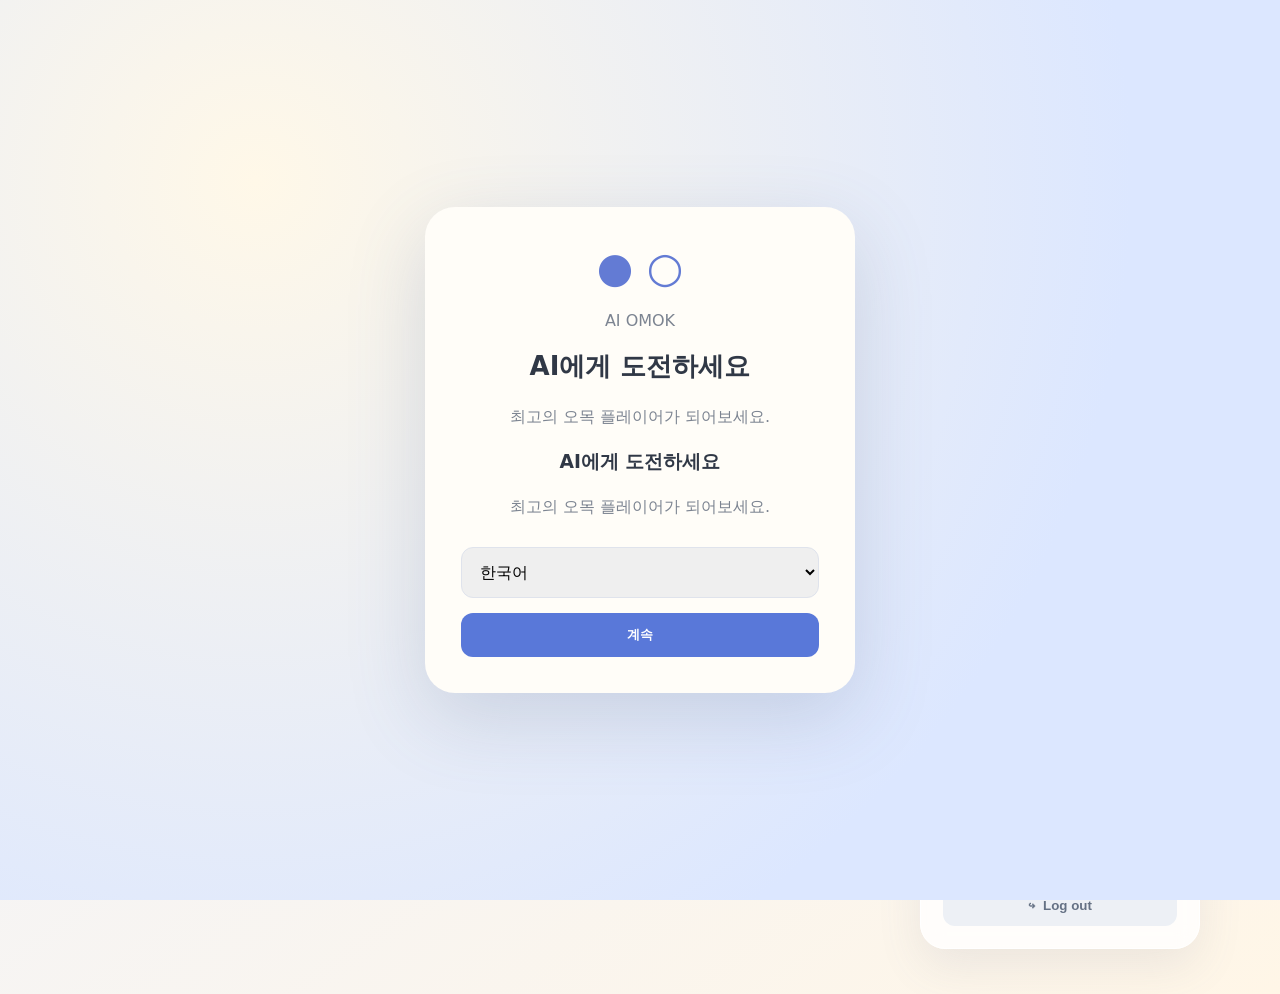
<file: index.html>
﻿<!doctype html><html lang="ko"><head><meta charset="UTF-8"><meta name="viewport" content="width=device-width,initial-scale=1"><title>AI Omok</title><link rel="stylesheet" href="style.css"></head><body>
<div id="guestScreen" class="guest-screen"><div class="guest-card"><div class="guest-mark">&#9679; &#9675;</div><p class="eyebrow">AI OMOK</p><h2>Welcome to Beat the AI at Omok</h2><p>Choose a language and start the game.</p><select id="languageSelect" class="language-select"><option value="ko">Korean</option><option value="en">English</option><option value="ja">Japanese</option><option value="zh">Chinese</option><option value="es">Espa嶺??뱇</option><option value="pt">Portugu嶺???/option><option value="fr">Fran嶺??쌻s</option><option value="de">Deutsch</option><option value="vi">Ti癲놁옓?됭キ??Vi?????/option><option value="it">Italiano</option></select><input id="guestName" maxlength="12" placeholder="Guest name" autocomplete="off"><button id="guestStart" class="primary">Start as Guest</button><small>Saved only on this device.</small></div></div>
<main class="app"><header><div></div><div class="turn" id="turn">Black's turn</div></header><button id="panelOpen" class="panel-open" aria-label="Open menu"></button><section class="layout"><div class="board-card"><div id="board" class="board"></div><div id="handActor" class="hand-actor"></div></div><aside class="panel"><button id="panelToggle" class="panel-toggle" aria-label="Collapse menu"></button><div class="mode"><button class="active" data-mode="ai">AI Match</button><button data-mode="local">2 Player</button></div><div class="stage-select"><b>AI Stage</b><div id="stageButtons" class="stage-buttons"></div><select id="difficulty" class="hidden-select"><option value="easy">easy</option><option value="normal">normal</option><option value="hard">hard</option></select></div><div class="players"><div id="black" class="player active"><i class="stone black"></i><span><b>Black</b><small>Player</small></span></div><div id="white" class="player"><i class="stone white"></i><span><b>White</b><small id="whiteLabel">AI</small></span></div></div><div id="message" class="message">Black starts.</div><button id="undo" class="primary">Undo</button><button id="reset" class="secondary">New Game</button><p class="tip">In AI Match, you play black. Tap an intersection to place a stone.</p><button id="shopOpen" class="shop-open secondary">Shop</button><section id="shopPanel" class="shop modal hidden"><div class="shop-window"><div class="shop-head"><h2>Shop</h2><span id="coins">300</span></div><p class="shop-note">Customize your Omok board with coins.</p><div id="themes" class="themes"><button class="theme-card active" data-theme="wood" data-price="0"><span class="theme-preview wood-preview"></span><b>Warm Wood</b><small>Owned</small></button><button class="theme-card" data-theme="ocean" data-price="120"><span class="theme-preview ocean-preview"></span><b>Blue Ocean</b><small>120</small></button><button class="theme-card" data-theme="night" data-price="180"><span class="theme-preview night-preview"></span><b>Starry Night</b><small>180</small></button><button class="theme-card" data-theme="blossom" data-price="240"><span class="theme-preview blossom-preview"></span><b>Blossom Village</b><small>240</small></button></div></div></section></aside><button id="panelCloseStatic" type="button" aria-label="Close menu"></button></section></main>
<div id="resultModal" class="modal hidden"><div class="modal-card"><div id="resultIcon" class="result-icon" aria-hidden="true"></div><h2 id="resultTitle">Victory!</h2><p id="resultText">Congratulations.</p><div id="rewardText" class="reward-text"></div><div id="modalReset" class="result-image-button primary" role="button" tabindex="0"></div><div id="modalExit" class="result-image-button secondary" role="button" tabindex="0"></div></div></div><div id="noticeModal" class="modal hidden"><div class="modal-card notice-card"><div class="result-icon">?嶺?/div><h2 id="noticeTitle">Not enough coins</h2><p id="noticeText">You need more coins to buy this theme.</p><button id="noticeClose" class="primary">OK</button></div></div>
<script src="onboarding.js"></script>
<script src="language-select-fix.js"></script>
<script src="account-state.js"></script>
<script src="game.js"></script>
<script src="final-i18n.js"></script>
<script src="translations.js"></script>
<script src="stage-ui.js"></script>
<script src="shop-i18n.js"></script>
<script src="ui-fixes.js"></script>
<script src="shop-price-fix.js"></script>
<script src="google-login.js"></script>
<script src="guest-auth.js"></script>
<script src="nickname.js"></script>
<script src="language-fix.js"></script>
<script src="ranking.js"></script>
<script src="privacy.js"></script>
<script src="account-delete.js"></script>
<script src="logout.js"></script>
<script src="board-recovery.js"></script>
<script src="panel-close.js"></script>
</body></html>
</file>
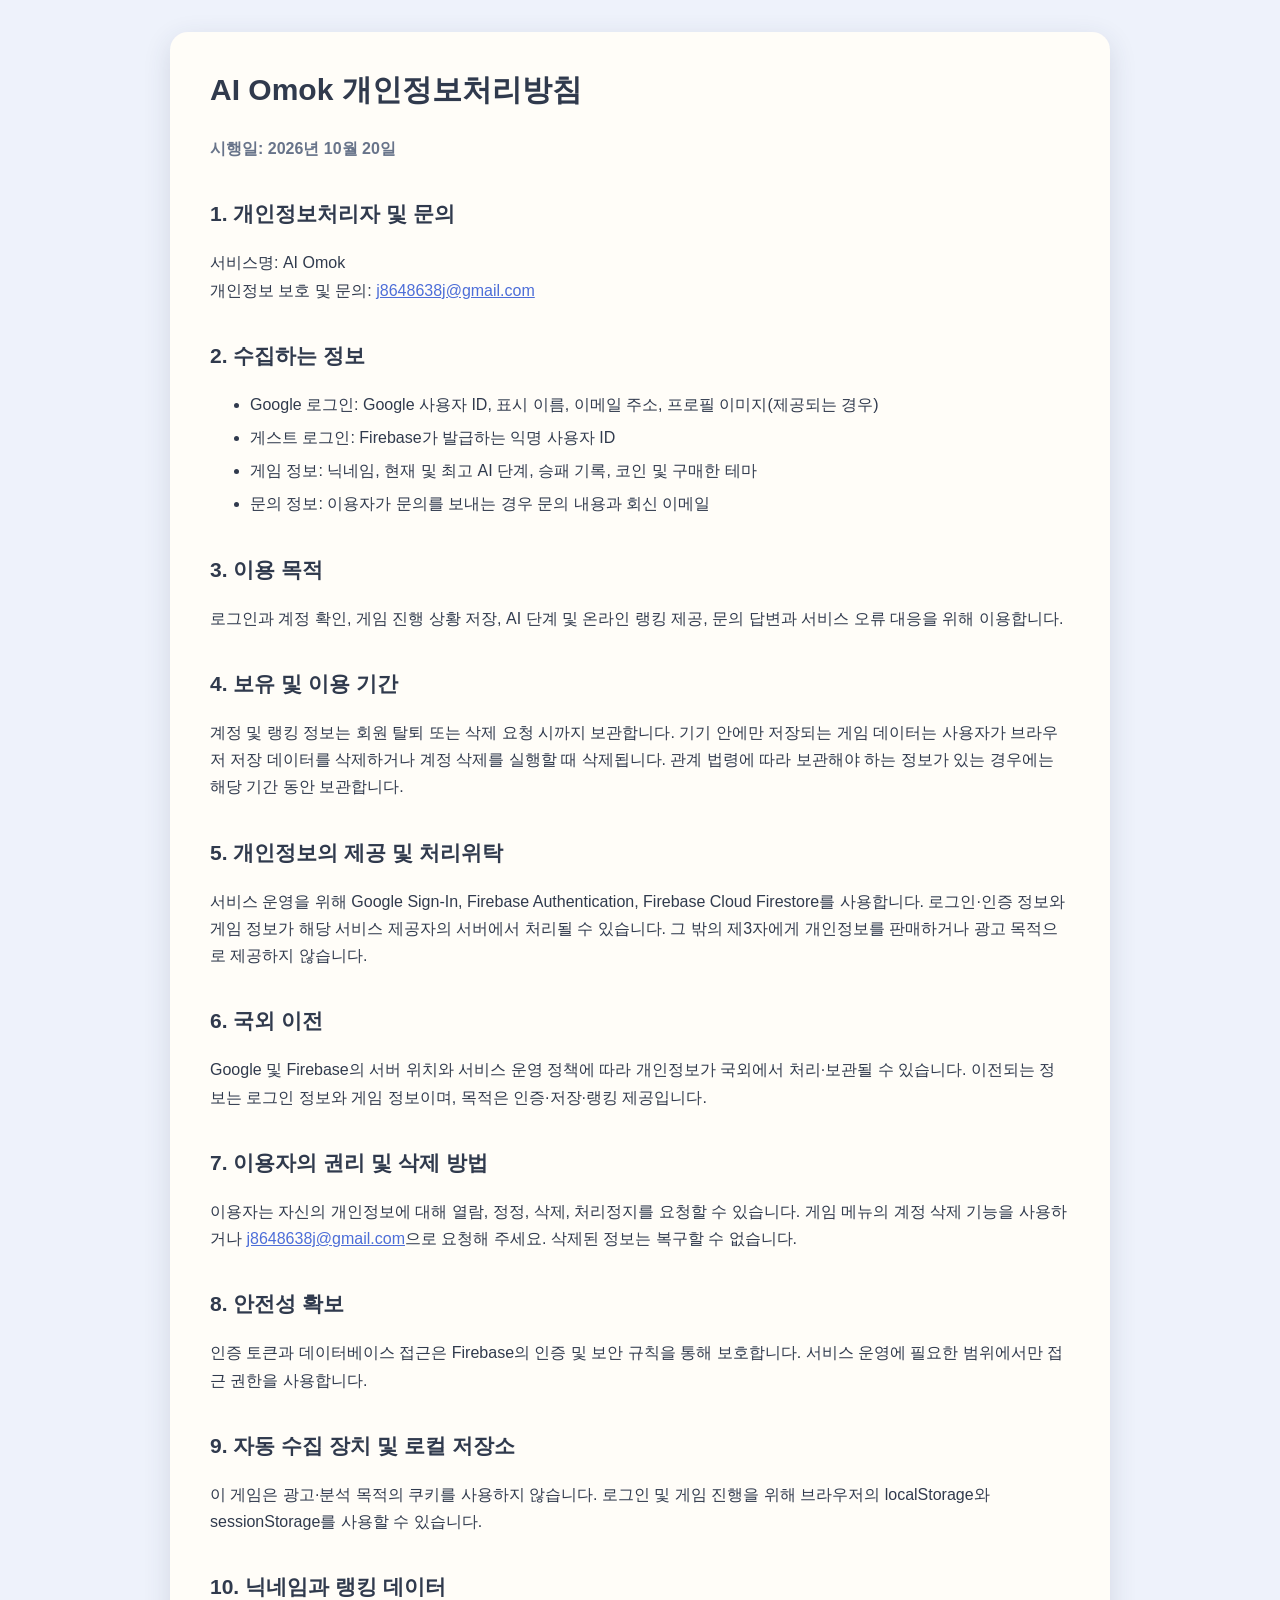
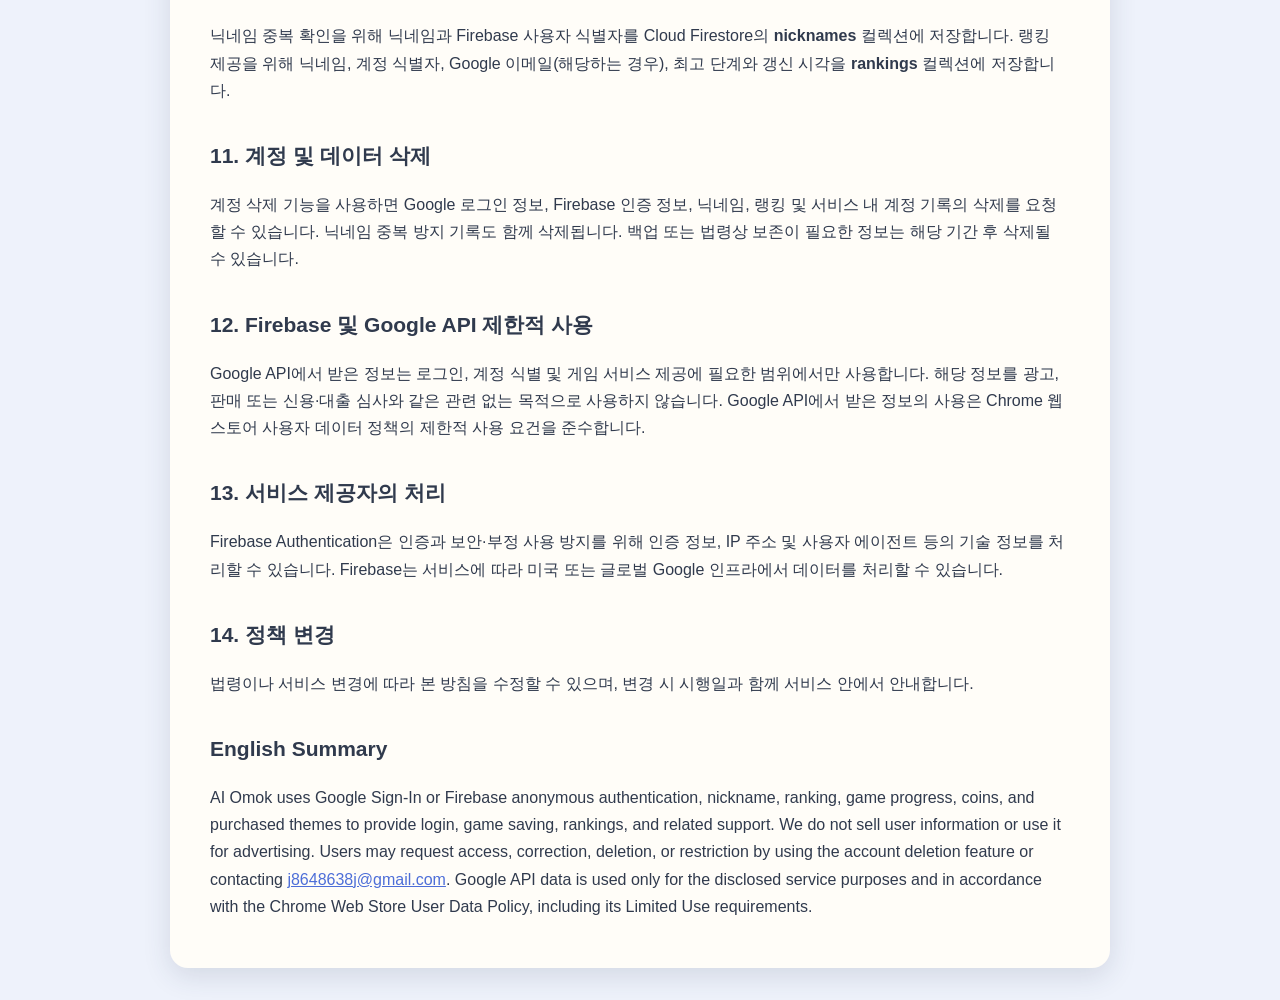
<file: privacy.html>
<!doctype html>
<html lang="ko">
<head>
  <meta charset="utf-8">
  <meta name="viewport" content="width=device-width, initial-scale=1">
  <title>AI Omok 개인정보처리방침</title>
  <style>
    :root { color-scheme: light; }
    body { margin: 0; background: #eef2fb; color: #303a4d; font-family: Arial, "Noto Sans KR", sans-serif; line-height: 1.7; }
    main { max-width: 860px; margin: 32px auto; padding: 32px 40px; background: #fffdf8; border-radius: 18px; box-shadow: 0 8px 28px rgba(45, 57, 82, .14); }
    h1 { margin-top: 0; font-size: 30px; }
    h2 { margin-top: 34px; font-size: 21px; }
    h3 { margin-top: 26px; font-size: 17px; }
    a { color: #4d6ed8; }
    li { margin: 6px 0; }
    .date { color: #68748a; }
    @media (max-width: 600px) { main { margin: 0; padding: 24px 20px; border-radius: 0; } h1 { font-size: 25px; } }
  </style>
</head>
<body>
<main>
  <h1>AI Omok 개인정보처리방침</h1>
  <p class="date"><strong>시행일: 2026년 10월 20일</strong></p>

  <h2>1. 개인정보처리자 및 문의</h2>
  <p>서비스명: AI Omok<br>개인정보 보호 및 문의: <a href="mailto:j8648638j@gmail.com">j8648638j@gmail.com</a></p>

  <h2>2. 수집하는 정보</h2>
  <ul>
    <li>Google 로그인: Google 사용자 ID, 표시 이름, 이메일 주소, 프로필 이미지(제공되는 경우)</li>
    <li>게스트 로그인: Firebase가 발급하는 익명 사용자 ID</li>
    <li>게임 정보: 닉네임, 현재 및 최고 AI 단계, 승패 기록, 코인 및 구매한 테마</li>
    <li>문의 정보: 이용자가 문의를 보내는 경우 문의 내용과 회신 이메일</li>
  </ul>

  <h2>3. 이용 목적</h2>
  <p>로그인과 계정 확인, 게임 진행 상황 저장, AI 단계 및 온라인 랭킹 제공, 문의 답변과 서비스 오류 대응을 위해 이용합니다.</p>

  <h2>4. 보유 및 이용 기간</h2>
  <p>계정 및 랭킹 정보는 회원 탈퇴 또는 삭제 요청 시까지 보관합니다. 기기 안에만 저장되는 게임 데이터는 사용자가 브라우저 저장 데이터를 삭제하거나 계정 삭제를 실행할 때 삭제됩니다. 관계 법령에 따라 보관해야 하는 정보가 있는 경우에는 해당 기간 동안 보관합니다.</p>

  <h2>5. 개인정보의 제공 및 처리위탁</h2>
  <p>서비스 운영을 위해 Google Sign-In, Firebase Authentication, Firebase Cloud Firestore를 사용합니다. 로그인·인증 정보와 게임 정보가 해당 서비스 제공자의 서버에서 처리될 수 있습니다. 그 밖의 제3자에게 개인정보를 판매하거나 광고 목적으로 제공하지 않습니다.</p>

  <h2>6. 국외 이전</h2>
  <p>Google 및 Firebase의 서버 위치와 서비스 운영 정책에 따라 개인정보가 국외에서 처리·보관될 수 있습니다. 이전되는 정보는 로그인 정보와 게임 정보이며, 목적은 인증·저장·랭킹 제공입니다.</p>

  <h2>7. 이용자의 권리 및 삭제 방법</h2>
  <p>이용자는 자신의 개인정보에 대해 열람, 정정, 삭제, 처리정지를 요청할 수 있습니다. 게임 메뉴의 계정 삭제 기능을 사용하거나 <a href="mailto:j8648638j@gmail.com">j8648638j@gmail.com</a>으로 요청해 주세요. 삭제된 정보는 복구할 수 없습니다.</p>

  <h2>8. 안전성 확보</h2>
  <p>인증 토큰과 데이터베이스 접근은 Firebase의 인증 및 보안 규칙을 통해 보호합니다. 서비스 운영에 필요한 범위에서만 접근 권한을 사용합니다.</p>

  <h2>9. 자동 수집 장치 및 로컬 저장소</h2>
  <p>이 게임은 광고·분석 목적의 쿠키를 사용하지 않습니다. 로그인 및 게임 진행을 위해 브라우저의 localStorage와 sessionStorage를 사용할 수 있습니다.</p>

  <h2>10. 닉네임과 랭킹 데이터</h2>
  <p>닉네임 중복 확인을 위해 닉네임과 Firebase 사용자 식별자를 Cloud Firestore의 <strong>nicknames</strong> 컬렉션에 저장합니다. 랭킹 제공을 위해 닉네임, 계정 식별자, Google 이메일(해당하는 경우), 최고 단계와 갱신 시각을 <strong>rankings</strong> 컬렉션에 저장합니다.</p>

  <h2>11. 계정 및 데이터 삭제</h2>
  <p>계정 삭제 기능을 사용하면 Google 로그인 정보, Firebase 인증 정보, 닉네임, 랭킹 및 서비스 내 계정 기록의 삭제를 요청할 수 있습니다. 닉네임 중복 방지 기록도 함께 삭제됩니다. 백업 또는 법령상 보존이 필요한 정보는 해당 기간 후 삭제될 수 있습니다.</p>

  <h2>12. Firebase 및 Google API 제한적 사용</h2>
  <p>Google API에서 받은 정보는 로그인, 계정 식별 및 게임 서비스 제공에 필요한 범위에서만 사용합니다. 해당 정보를 광고, 판매 또는 신용·대출 심사와 같은 관련 없는 목적으로 사용하지 않습니다. Google API에서 받은 정보의 사용은 Chrome 웹스토어 사용자 데이터 정책의 제한적 사용 요건을 준수합니다.</p>

  <h2>13. 서비스 제공자의 처리</h2>
  <p>Firebase Authentication은 인증과 보안·부정 사용 방지를 위해 인증 정보, IP 주소 및 사용자 에이전트 등의 기술 정보를 처리할 수 있습니다. Firebase는 서비스에 따라 미국 또는 글로벌 Google 인프라에서 데이터를 처리할 수 있습니다.</p>

  <h2>14. 정책 변경</h2>
  <p>법령이나 서비스 변경에 따라 본 방침을 수정할 수 있으며, 변경 시 시행일과 함께 서비스 안에서 안내합니다.</p>

  <h2>English Summary</h2>
  <p>AI Omok uses Google Sign-In or Firebase anonymous authentication, nickname, ranking, game progress, coins, and purchased themes to provide login, game saving, rankings, and related support. We do not sell user information or use it for advertising. Users may request access, correction, deletion, or restriction by using the account deletion feature or contacting <a href="mailto:j8648638j@gmail.com">j8648638j@gmail.com</a>. Google API data is used only for the disclosed service purposes and in accordance with the Chrome Web Store User Data Policy, including its Limited Use requirements.</p>
</main>
</body>
</html>
</file>
<file: style.css>
﻿:root{--ink:#303846;--muted:#7c8491;--paper:#fffdf8;--blue:#5978d9;--line:#9d713c}*{box-sizing:border-box}body{margin:0;min-height:100vh;color:var(--ink);font-family:system-ui,sans-serif;background:linear-gradient(145deg,#eef3ff,#fff6e7)}.app{width:min(1120px,94vw);margin:auto;padding:30px 0 45px}header{display:flex;justify-content:space-between;align-items:end;margin-bottom:22px}.turn{background:var(--paper);border-radius:15px;padding:12px 16px;font-weight:900;box-shadow:0 5px 15px #5763831c}.layout{display:grid;grid-template-columns:minmax(0,1fr) 280px;gap:20px;align-items:start}.board-card,.panel{background:#ffffffc9;border:1px solid #fff;border-radius:25px;padding:22px;box-shadow:0 18px 45px #64718c1c;backdrop-filter:blur(10px)}.board-card{min-width:0}.board{width:min(100%,700px);aspect-ratio:1;margin:auto;padding:4.8%;display:grid;grid-template-columns:repeat(15,1fr);grid-template-rows:repeat(15,1fr);background:#ddb575;border:2px solid #91632e;box-shadow:inset 0 0 0 5px #c89450;border-radius:15px}.cell{position:relative;border:0;background:transparent;cursor:pointer}.cell:before,.cell:after{content:"";position:absolute;background:var(--line);left:50%;top:50%;transform:translate(-50%,-50%)}.cell:before{width:105%;height:1px}.cell:after{width:1px;height:105%}.cell.star i:not(.stone){position:absolute;width:17%;height:17%;left:41.5%;top:41.5%;background:#714817;border-radius:50%;z-index:1}.stone{position:absolute;z-index:2;inset:8%;border-radius:50%;box-shadow:inset -4px -5px 7px #0005,2px 3px 4px #76522977;animation:drop .16s ease-out}.stone.black{background:radial-gradient(circle at 30% 25%,#697384,#111622 68%)}.stone.white{background:radial-gradient(circle at 30% 25%,#fff,#cfd5df 75%);border:1px solid #b9c0cc}@keyframes drop{from{transform:scale(.3);opacity:.2}to{transform:scale(1);opacity:1}}.last .stone:after{content:"";position:absolute;width:18%;height:18%;left:41%;top:41%;border-radius:50%;background:#ef5d67}.mode{display:grid;grid-template-columns:1fr 1fr;gap:7px;margin-bottom:18px}.mode button,.primary,.secondary{border:0;border-radius:12px;padding:13px;font-weight:900;cursor:pointer}.mode button{background:#edf0f6;color:#6b7588}.mode button.active,.primary{background:var(--blue);color:#fff}.secondary{width:100%;margin-top:9px;background:#edf0f5;color:#657184}.stage-select{font-size:12px;color:var(--muted);font-weight:800}.stage-buttons{display:grid;grid-template-columns:repeat(5,1fr);gap:6px;margin-top:8px}.stage-btn{border:0;border-radius:9px;padding:8px 2px;background:#edf0f6;color:#687286;font-weight:900;cursor:pointer}.stage-btn.active{background:var(--blue);color:#fff}.stage-btn.locked{opacity:.45}.stage-pager{display:flex;justify-content:center;gap:12px;margin-top:8px}.stage-pager button{border:0;border-radius:7px;background:#edf0f6;padding:6px 10px}.players{display:grid;gap:9px;margin:18px 0}.player{display:flex;align-items:center;gap:10px;padding:12px;border-radius:14px;background:#f3f5f8;border:2px solid transparent}.player.active{background:#eef1ff;border-color:#b7c3fa}.player span b,.player span small{display:block}.player span small{font-size:11px;color:var(--muted)}.player .stone{width:26px;height:26px;position:relative;inset:auto;display:block;flex:0 0 26px}.message{background:#fff6e5;color:#85652c;padding:14px;border-radius:14px;line-height:1.5;font-weight:750;margin-bottom:15px}.tip{color:var(--muted);font-size:12px;line-height:1.7}.hidden-select{display:none}.panel-toggle,.panel-open{display:none}.shop{margin-top:18px}.modal{position:fixed;inset:0;z-index:20;display:grid;place-items:center;background:#202b4d66;padding:20px}.modal.hidden,.guest-screen.hidden{display:none}.shop-window,.modal-card,.privacy-window,.ranking-window,.settings-window{background:#fffdf8;border-radius:25px;padding:24px;box-shadow:0 25px 70px #202b4d55}.shop-window{width:min(620px,92vw)}.shop-head{display:flex;justify-content:space-between}.themes{display:grid;grid-template-columns:repeat(4,1fr);gap:8px}.theme-card{border:2px solid transparent;background:#f5f6f8;border-radius:14px;padding:8px;text-align:left}.theme-card.active{border-color:var(--blue)}.theme-preview{height:48px;border-radius:9px;display:block}.wood-preview{background:#d8ad70}.ocean-preview{background:#64a9c5}.night-preview{background:#26345e}.blossom-preview{background:#c99275}.guest-screen{position:fixed;inset:0;z-index:30;display:grid;place-items:center;background:radial-gradient(circle at 20% 20%,#fff8e8,#dce7ff 70%);padding:20px}.guest-card{width:min(430px,92vw);background:#fffdf8;border-radius:30px;padding:36px;text-align:center;box-shadow:0 25px 80px #52638b33}.guest-mark{font-size:42px;color:#637bd4;margin-bottom:12px}.guest-card h2{margin:8px 0 20px;font-size:26px}.guest-card p{color:var(--muted);line-height:1.6}.guest-card input,.language-select{width:100%;padding:14px;border:1px solid #dfe3ec;border-radius:12px;margin:12px 0 10px;font:inherit}.guest-card button{width:100%;margin-top:5px}.guest-card small{display:block;margin-top:14px;color:var(--muted)}.google-login{width:100%;margin:8px 0 2px;border:1px solid #dfe3ec;border-radius:12px;padding:13px;background:#fff;color:#3c4043;font-weight:800}.board.player-turn{box-shadow:inset 0 0 0 5px #c89450,0 0 0 5px var(--blue),0 0 24px #637bd466}.board.ai-turn{box-shadow:inset 0 0 0 5px #c89450,0 0 0 5px #d6a14f}.privacy-content{max-height:calc(82vh - 92px);overflow:auto;line-height:1.7}.privacy-close,.ranking-close,.settings-close{border:0;border-radius:50%;background:#edf0f5;padding:7px;float:right}.confirm-row{display:grid;grid-template-columns:1fr 1fr;gap:9px}.shop-open,.rankingOpen,.privacy-open,.account-delete-open,.logout-button{display:flex;align-items:center;justify-content:center;gap:8px}.shop-open:before{content:'?썚截?}.rankingOpen:before{content:'?룇'}.privacy-open:before{content:'?뱞'}.account-delete-open:before{content:'?뿊截?}.logout-button:before{content:'?슞'}
@media(max-width:760px){.app{padding:20px 0}.layout{display:flex;flex-direction:column}.board-card{order:1;width:100%;padding:12px}.panel{order:2;width:100%;padding:16px}.board{width:100%}.themes{grid-template-columns:1fr 1fr}}

/* Stable left-board / right-HUD order */
@media (min-width:761px){
  .layout{display:flex!important;flex-direction:row!important;align-items:flex-start!important;gap:20px!important}
  .board-card{order:1!important;flex:1 1 auto!important;width:auto!important;min-width:0!important}
  .panel{order:2!important;flex:0 0 280px!important;width:280px!important;min-width:280px!important}
  .board{width:min(100%,700px)!important;margin:auto!important}
}
@media (max-width:760px){
  .layout{display:flex!important;flex-direction:column!important}
  .board-card{order:1!important;width:100%!important}
  .panel{order:2!important;width:100%!important;min-width:0!important}
}

/* Omok board controls and stage layout cleanup */
#undo{display:none!important}
.panel-toggle,.panel-open{display:none!important}
.stage-buttons{display:grid!important;grid-template-columns:repeat(5,minmax(0,1fr))!important;grid-auto-rows:40px!important;gap:7px!important;width:100%!important;margin:10px 0 0!important}
.stage-btn{width:100%!important;height:40px!important;min-width:0!important;padding:0!important;display:flex!important;align-items:center!important;justify-content:center!important;font-size:14px!important}
.stage-pager{display:flex!important;align-items:center!important;justify-content:center!important;width:100%!important;gap:14px!important;margin:12px auto 0!important}
.stage-pager button{width:34px!important;height:30px!important;padding:0!important;display:flex!important;align-items:center!important;justify-content:center!important}
.stage-pager span{min-width:48px!important;text-align:center!important;white-space:nowrap!important}

/* Center stage pagination within the full panel */
.stage-select{width:100%!important}
.stage-buttons{width:100%!important}
.stage-pager{position:relative!important;left:auto!important;right:auto!important;float:none!important;margin-left:auto!important;margin-right:auto!important;padding:0!important;justify-content:center!important}
.stage-pager button:first-child,.stage-pager button:last-child{flex:0 0 34px!important}
.stage-buttons>.stage-pager{grid-column:1 / -1!important;justify-self:stretch!important;width:100%!important}

/* Panel close / reopen controls */
.panel{position:relative!important}
.panel-toggle{display:flex!important;position:absolute!important;right:12px!important;left:auto!important;top:12px!important;width:34px!important;height:34px!important;align-items:center!important;justify-content:center!important;border:0!important;border-radius:50%!important;background:#edf0f5!important;color:#657184!important;font-size:0!important;line-height:1!important;cursor:pointer!important;z-index:5!important}
.panel-toggle:after{content:'×';font-size:24px!important;font-weight:700!important}
.panel.collapsed{display:none!important}
.panel-open{display:flex!important;position:fixed!important;right:0!important;top:50%!important;transform:translateY(-50%)!important;width:38px!important;height:58px!important;align-items:center!important;justify-content:center!important;border:0!important;border-radius:16px 0 0 16px!important;background:#5978d9!important;color:#fff!important;font-size:0!important;z-index:50!important;cursor:pointer!important}
.panel-open:after{content:'‹';font-size:28px!important;font-weight:900!important}

/* Show only one panel close control */
body:has(.panel:not(.collapsed)) .panel-open{display:none!important}
body:has(.panel.collapsed) .panel-open{display:flex!important}

/* External menu close button */
#panelToggle{display:none!important}
.panel-open{display:none!important}
.layout{position:relative!important}
.panel-close-external{position:absolute!important;right:292px!important;top:12px!important;width:34px!important;height:34px!important;border:0!important;border-radius:50%!important;background:#edf0f5!important;color:#657184!important;font-size:24px!important;line-height:1!important;cursor:pointer!important;z-index:10!important}
.panel-close-external.hidden{display:none!important}
@media(max-width:760px){.panel-close-external{right:12px!important;top:10px!important}.panel{padding-top:54px!important}}
body:has(.panel.collapsed) .panel-open{display:flex!important;position:fixed!important;right:0!important;top:50%!important;width:38px!important;height:58px!important;background:#5978d9!important;color:#fff!important;border:0!important;border-radius:16px 0 0 16px!important;font-size:28px!important;z-index:50!important}
.panel-close-external{right:calc(100% + 8px)!important;top:12px!important}
.panel.collapsed .panel-close-external{display:none!important}
/* Final X button placement */
#panelToggle{display:none!important;visibility:hidden!important;pointer-events:none!important}
.panel-close-external{right:-46px!important;left:auto!important;top:12px!important;display:flex!important;align-items:center!important;justify-content:center!important;width:34px!important;height:34px!important;border:0!important;border-radius:50%!important;background:#edf0f5!important;color:#657184!important;font-size:24px!important;line-height:1!important}
.panel.collapsed .panel-close-external{display:none!important}
/* Remove every legacy in-panel close button */
.panel>#panelToggle,.panel>.panel-close-external{display:none!important}
.panel-close-external{position:fixed!important;right:18px!important;top:50%!important;left:auto!important;transform:translateY(-50%)!important;z-index:100!important}
.panel>#panelToggle,.panel>.panel-close-external{display:none!important}
.panel-close-external{position:fixed!important;right:auto!important;transform:none!important;width:34px!important;height:34px!important;border-radius:50%!important;display:flex!important;align-items:center!important;justify-content:center!important}
/* Static menu close control */
.layout{position:relative!important}
.panel>button#panelToggle,.panel>button:first-child{display:none!important}
#panelCloseStatic{position:absolute!important;right:-46px!important;top:12px!important;width:34px!important;height:34px!important;border:0!important;border-radius:50%!important;background:#edf0f5!important;color:#657184!important;font-size:24px!important;line-height:1!important;z-index:100!important;cursor:pointer!important}
@media(max-width:760px){#panelCloseStatic{right:12px!important;top:8px!important}}
/* Hide close controls while the menu is collapsed */
.panel.collapsed + #panelCloseStatic{display:none!important}
body:has(.panel.collapsed) #panelCloseExternal{display:none!important}
body:has(.panel:not(.collapsed)) #panelCloseStatic{display:block!important}
/* Remove obsolete left-side close button */
#panelCloseExternal{display:none!important;visibility:hidden!important;pointer-events:none!important}

/* Omok-themed cursor */
body{cursor:url("assets/omok-cursor.svg") 4 4,default}
button,a,select,input{cursor:pointer}
.cell{cursor:url("assets/omok-cursor.svg") 4 4,pointer}

/* Use the previously designed hand as the move cursor */
.cell{cursor:url("assets/human-hand.png") 18 10,pointer}

.cell{cursor:url("assets/hand-cursor.png") 16 8,pointer!important}
.cell{cursor:url("assets/hand-cursor.png") 24 12,pointer!important}

/* Game-style result modal */
#resultModal{background:rgba(25,34,63,.68)!important;backdrop-filter:blur(5px)!important}
#resultModal .modal-card{position:relative!important;width:min(410px,92vw)!important;padding:30px 26px 24px!important;border:3px solid #e8bd67!important;border-radius:30px!important;background:linear-gradient(180deg,#fffdf8 0%,#fff8e9 100%)!important;box-shadow:0 18px 0 #9b6e3a,0 28px 70px #11182766!important;overflow:hidden!important}
#resultModal .modal-card:before{content:'GAME OVER'!important;display:inline-block!important;margin-bottom:12px!important;padding:6px 13px!important;border-radius:999px!important;background:#f3d58e!important;color:#805a2b!important;font-size:11px!important;font-weight:900!important;letter-spacing:.12em!important}
#resultModal .result-icon{width:76px!important;height:76px!important;display:grid!important;place-items:center!important;margin:0 auto 10px!important;border-radius:50%!important;background:#eef1ff!important;border:4px solid #d2dafb!important;font-size:46px!important;line-height:1!important}
#resultModal .modal-card h2{font-size:30px!important;margin:4px 0 8px!important;color:#303846!important}
#resultModal .modal-card p{font-size:14px!important;margin:0 0 12px!important}
#resultModal .reward-text{margin:10px 0 18px!important;background:#fff0c9!important;border:1px solid #f1d38b!important;color:#8a6228!important;border-radius:14px!important;font-size:13px!important}
#resultModal .primary,#resultModal .secondary{min-height:50px!important;font-size:16px!important;border-radius:15px!important;margin-top:9px!important}
#resultModal .primary{box-shadow:0 5px 0 #3e59ad!important}
#resultModal .secondary{box-shadow:0 4px 0 #d1d7e0!important}

/* Block all background interaction while a modal is open */
.modal:not(.hidden){pointer-events:auto!important;z-index:9999!important}
.modal:not(.hidden):before{content:"";position:absolute;inset:0;pointer-events:auto}
.modal:not(.hidden)>*{position:relative;z-index:1;pointer-events:auto!important}
body:has(.modal:not(.hidden)) .app{pointer-events:none!important}
body:has(.modal:not(.hidden)) .modal{pointer-events:auto!important}

#resultModal .result-icon{background:url("assets/ai-defeat-popup.png") center/contain no-repeat!important;border:0!important;border-radius:0!important;width:120px!important;height:100px!important;font-size:0!important}
#resultModal .modal-card:before{background:linear-gradient(135deg,#f5d990,#e7b85e)!important;box-shadow:inset 0 -2px 0 #c6953d!important}
#resultModal .primary{background:linear-gradient(180deg,#6d88e8,#4f6fd3)!important;border:2px solid #3d5fc2!important}
#resultModal .secondary{background:linear-gradient(180deg,#f0f3f8,#dfe5ef)!important;border:2px solid #d0d8e5!important}

/* Final victory artwork and image-backed game buttons */
#resultModal .result-icon{background:url("assets/ai-victory-popup.png") center/cover no-repeat!important;width:150px!important;height:104px!important;border:2px solid #e8bd67!important;border-radius:18px!important;box-shadow:0 8px 18px rgba(91,67,35,.24)!important}
#resultModal .modal-card button.primary,#resultModal .modal-card button.secondary,#resultModal #modalRanking{width:100%!important;height:50px!important;min-height:50px!important;margin:9px 0 0!important;display:flex!important;align-items:center!important;justify-content:center!important;box-sizing:border-box!important;border-radius:15px!important;font-size:16px!important;font-weight:800!important;background-image:url("assets/result-button.png")!important;background-size:100% 100%!important;background-repeat:no-repeat!important;background-color:transparent!important;border:2px solid #3d5fc2!important;box-shadow:0 5px 0 #3e59ad!important;color:#fff!important}
#resultModal .modal-card button.secondary,#resultModal #modalRanking{background-image:none!important;background:linear-gradient(180deg,#f0f3f8,#dfe5ef)!important;border-color:#d0d8e5!important;box-shadow:0 4px 0 #cbd3df!important;color:#52627c!important}
#resultModal .modal-card button.primary{order:1}
#resultModal #modalRanking{order:2}
#resultModal .modal-card button.secondary{order:3}

/* The controls are image-shaped game buttons, with live labels over them. */
#resultModal .result-image-button{width:100%!important;height:54px!important;min-height:54px!important;margin:9px 0 0!important;display:flex!important;align-items:center!important;justify-content:center!important;box-sizing:border-box!important;border-radius:16px!important;background-image:url("assets/result-button.png")!important;background-size:100% 100%!important;background-repeat:no-repeat!important;color:#fff!important;font-size:17px!important;font-weight:900!important;text-shadow:0 2px 2px #1b2d73!important;cursor:pointer!important;user-select:none!important}
#resultModal .result-image-button.secondary,#resultModal #modalRanking{background-image:none!important;background:linear-gradient(180deg,#f0f3f8,#dfe5ef)!important;color:#52627c!important;text-shadow:none!important;border:2px solid #d0d8e5!important;box-shadow:0 4px 0 #cbd3df!important}
#resultModal .result-icon.player-win{background:url("assets/player-trophy-v2.png") center/contain no-repeat!important;border:0!important;border-radius:0!important;width:180px!important;height:140px!important;box-shadow:none!important}
#resultModal .result-icon.ai-win{background:url("assets/ai-victory-popup.png") center/cover no-repeat!important;border:2px solid #e8bd67!important;border-radius:18px!important;width:150px!important;height:104px!important}
#resultModal .modal-card{border:0!important;box-shadow:0 18px 45px #11182755!important}
#resultModal .modal-card button,
#resultModal #modalRanking{transition:background .18s ease,box-shadow .18s ease,transform .18s ease!important}
#resultModal .modal-card button:hover,
#resultModal #modalRanking:hover{background:linear-gradient(180deg,#7892ed,#5978d9)!important;color:#fff!important;border-color:#4b68c7!important;box-shadow:0 5px 0 #3e59ad!important;transform:translateY(-1px)!important}
#resultModal .modal-card button.secondary:hover,
#resultModal #modalRanking:hover{background:linear-gradient(180deg,#dbe5ff,#bdcdf4)!important;color:#3d5685!important;border-color:#9db5ed!important;box-shadow:0 4px 0 #9aaed8!important}
#resultModal .modal-card h2,#resultModal .modal-card p,#resultModal .reward-text{text-align:center!important}
#resultModal .modal-card h2{width:100%!important}
#resultModal .modal-card .result-icon{margin-left:auto!important;margin-right:auto!important}

/* The game-menu close control must not appear on the login/guest screen. */
body:has(.guest-screen:not(.hidden)) #panelCloseStatic,
body:has(.guest-screen:not(.hidden)) #panelCloseExternal{display:none!important;visibility:hidden!important;pointer-events:none!important}

/* Onboarding must show one step at a time. */
.guest-card .onboarding-step{display:none!important}
.guest-card .onboarding-step.active{display:block!important}
#panelCloseStatic::after{content:'×';display:block;font-size:24px!important;font-weight:700!important;line-height:1!important}
.logout-button:before{content:'↪'!important}

/* New hand-only Omok cursor */
.cell{cursor:url("assets/omok-hand-cursor.png") 12 8,pointer!important}

body{cursor:url('assets/omok-default-pointer.png') 4 4,default!important}
button,a,select,input{cursor:url('assets/omok-default-pointer.png') 4 4,pointer!important}
.cell{cursor:url('assets/omok-hand-cursor.png') 12 8,pointer!important}


/* Use the original finger artwork as the main game pointer */
body{cursor:url('assets/hand-cursor.png') 16 8,default!important}
button,a,select,input{cursor:url('assets/hand-cursor.png') 16 8,pointer!important}
.cell{cursor:url('assets/hand-cursor.png') 24 12,pointer!important}
.board{position:relative!important;z-index:2!important;pointer-events:auto!important}
.board .cell{pointer-events:auto!important}


.google-login{display:flex!important;align-items:center!important;justify-content:center!important;gap:10px!important}
.google-login:before{content:'G';display:inline-grid;place-items:center;width:23px;height:23px;font-size:20px;font-weight:900;font-family:Arial,sans-serif;color:#4285f4;background:#fff;border-radius:50%;line-height:1}


.google-login,.onboarding-guest{transition:background .16s ease,box-shadow .16s ease,transform .16s ease}
.google-login:hover{background:#f1f5ff!important;border-color:#4285f4!important;box-shadow:0 5px 14px #4285f433!important;transform:translateY(-1px)}
.onboarding-guest:hover{background:#dfe7fb!important;color:#415da9!important;box-shadow:0 5px 14px #5978d933!important;transform:translateY(-1px)}
.google-login:active,.onboarding-guest:active{transform:translateY(0)}


/* Ranking game panel */
#rankingModal{z-index:9998!important;background:rgba(25,34,63,.68)!important;backdrop-filter:blur(5px)!important}
#rankingModal .ranking-window{width:min(520px,92vw)!important;max-height:82vh!important;overflow:auto!important;padding:26px!important;border:3px solid #e8bd67!important;border-radius:28px!important;background:linear-gradient(180deg,#fffdf8,#fff8e9)!important;box-shadow:0 18px 0 #9b6e3a,0 28px 70px #11182766!important}
#rankingModal .ranking-window{display:flex!important;flex-direction:column!important;overflow:hidden!important;position:relative!important}
#rankingModal #rankingList{min-height:0!important;max-height:calc(82vh - 145px)!important;overflow-y:auto!important;overflow-x:hidden!important;padding:0 2px 4px!important;overscroll-behavior:contain!important;scrollbar-gutter:stable!important}
#rankingModal .ranking-head{flex:0 0 auto!important}
#coins{position:relative;padding-left:62px!important;min-width:92px;text-align:right}
#coins:before{content:'잔액 코인';position:absolute;left:0;color:#7c8491;font-size:12px;font-weight:800}
.board.theme-ocean{background:#69b6d2!important;--line:#2d718b!important;box-shadow:inset 0 0 0 5px #398da9!important}
.board.theme-night{background:#273866!important;--line:#91a2d5!important;box-shadow:inset 0 0 0 5px #172449!important}
.board.theme-blossom{background:#d59a86!important;--line:#8e554f!important;box-shadow:inset 0 0 0 5px #b46c66!important}
.board.theme-forest{background:#789c78!important;--line:#3d603f!important;box-shadow:inset 0 0 0 5px #547453!important}
.board.theme-sand{background:#d9c184!important;--line:#8e7445!important;box-shadow:inset 0 0 0 5px #b49a5c!important}
.board.theme-lavender{background:#b9a8d6!important;--line:#6f5d91!important;box-shadow:inset 0 0 0 5px #9180b1!important}
.forest-preview{background:#789c78!important}.sand-preview{background:#d9c184!important}.lavender-preview{background:#b9a8d6!important}
.theme-card small{font-size:0!important}
.theme-card small:after{content:attr(data-price) ' coins';font-size:12px!important}
.theme-card.active small:after{content:'Owned';font-size:12px!important}
.nickname-inline-error{margin:-5px 0 10px!important;color:#d9434e!important;font-size:12px!important;font-weight:800!important;text-align:left!important}
.guest-card input.nickname-invalid{border:2px solid #d9434e!important;box-shadow:0 0 0 3px #d9434e22!important}
#rankingModal .ranking-close{float:right;width:32px;height:32px;padding:0!important;font-size:20px;line-height:32px}
#rankingModal h2{margin:4px 42px 20px 0;font-size:25px;color:#303846}
#rankingModal .ranking-head,#rankingModal .ranking-row{display:grid;grid-template-columns:58px 1fr 76px;align-items:center;gap:12px}
#rankingModal .ranking-head{padding:10px 14px;color:#7c8491;font-size:12px;font-weight:900;border-bottom:2px solid #eadfca}
#rankingModal .ranking-row{margin-top:8px;padding:13px 14px;border-radius:14px;background:#f1f4f8;color:#52627c;font-size:14px}
#rankingModal .ranking-row:nth-child(1){background:#fff0c9;color:#805a2b}
#rankingModal .ranking-row b{font-size:18px;color:#5978d9}
#rankingModal .ranking-row strong{text-align:right;color:#303846;font-size:18px}
#rankingModal .ranking-empty{padding:20px;text-align:center;color:#7c8491}


/* Lock the game behind every open popup */
body:has(.modal:not(.hidden)){overflow:hidden!important;touch-action:none!important}
.modal:not(.hidden){pointer-events:auto!important;touch-action:none!important}
.modal:not(.hidden)>*{touch-action:auto!important}
.modal:not(.hidden) .privacy-content,.modal:not(.hidden) .ranking-window,.modal:not(.hidden) .shop-window{overscroll-behavior:contain}

#resultModal .result-image-button,#resultModal #modalRanking{background-image:none!important;background:linear-gradient(180deg,#eef2f8,#dfe6f0)!important;border:0!important;box-shadow:none!important;color:#657184!important;text-shadow:none!important;width:100%!important;height:50px!important;min-height:50px!important;margin:9px 0 0!important;border-radius:15px!important;display:flex!important;align-items:center!important;justify-content:center!important}
#resultModal .result-image-button.primary{background:linear-gradient(180deg,#6d88e8,#4f6fd3)!important;color:#fff!important;box-shadow:0 5px 0 #3e59ad!important}
#resultModal .result-icon.black-win,#resultModal .result-icon.white-win{width:110px!important;height:110px!important;border:0!important;border-radius:50%!important;background-image:none!important}
#resultModal .result-icon.black-win{background:radial-gradient(circle at 30% 25%,#697384 0,#283142 42%,#0e1420 78%)!important;box-shadow:inset -10px -12px 16px #0007,4px 7px 8px #76522977!important}
#resultModal .result-icon.white-win{background:radial-gradient(circle at 30% 25%,#fff 0,#e5e9ee 48%,#b9c1cb 100%)!important;border:1px solid #b9c0cc!important;box-shadow:inset -8px -10px 14px #8793a455,4px 7px 8px #76522955!important}
#shopPanel:not(.hidden){display:flex!important;visibility:visible!important;opacity:1!important;pointer-events:auto!important}
.shop-confirm-modal{z-index:10000!important}
.shop-confirm-card{text-align:center!important;width:min(360px,90vw)!important;padding:28px!important}
.shop-confirm-card h2{margin:0 0 10px!important}
.shop-confirm-card p{margin:0 0 20px!important;color:#68758a!important}
.shop-confirm-actions{display:flex!important;gap:10px!important}
.shop-confirm-actions button{flex:1 1 0!important;width:50%!important;margin:0!important}
.shop-confirm-card>.notice-ok{width:100%!important;margin:0!important}
#resultModal.local-result .modal-card:before{content:none!important;display:none!important}
#resultModal.local-result #modalRanking{display:none!important}
#resultModal.victory-result .modal-card:before{content:'VICTORY'!important}
#resultModal[data-result-lang="ko"] .modal-card:before{content:'게임 종료'!important}
#resultModal[data-result-lang="ja"] .modal-card:before{content:'ゲーム終了'!important}
#resultModal[data-result-lang="zh"] .modal-card:before{content:'游戏结束'!important}
#resultModal .reward-text{text-align:center!important;display:flex!important;align-items:center!important;justify-content:center!important;min-height:22px!important}
.cell,body,button,a,select,input{cursor:auto!important}
.modal.hidden{display:none!important;visibility:hidden!important;pointer-events:none!important}
#shopPanel{position:fixed!important;inset:0!important;margin:0!important;padding:20px!important;display:none!important;place-items:center!important;background:rgba(31,42,72,.58)!important;backdrop-filter:blur(4px)!important;z-index:9999!important}
#shopPanel:not(.hidden){display:grid!important}
#shopPanel .shop-window{position:relative!important;width:min(680px,94vw)!important;max-height:86vh!important;overflow:auto!important;padding:30px!important;border-radius:26px!important;background:#fffdf8!important;box-shadow:0 25px 70px #202b4d66!important}
#shopPanel .shop-close{position:absolute!important;top:14px!important;right:14px!important;width:34px!important;height:34px!important;padding:0!important;border:0!important;border-radius:50%!important;background:#edf0f5!important;color:#657184!important;font-size:22px!important;line-height:34px!important;text-align:center!important;cursor:pointer!important}
#shopPanel .shop-head{padding-right:42px!important;align-items:center!important}
#shopPanel .themes{display:grid!important;grid-template-columns:repeat(4,minmax(0,1fr))!important;gap:10px!important}
#shopPanel .theme-card{min-height:124px!important;display:flex!important;flex-direction:column!important;justify-content:flex-start!important;gap:4px!important;overflow:hidden!important}
#shopPanel .theme-card b,#shopPanel .theme-card small{display:block!important;white-space:normal!important;overflow-wrap:anywhere!important}
@media(max-width:620px){#shopPanel .themes{grid-template-columns:repeat(2,minmax(0,1fr))!important}}
</file>
